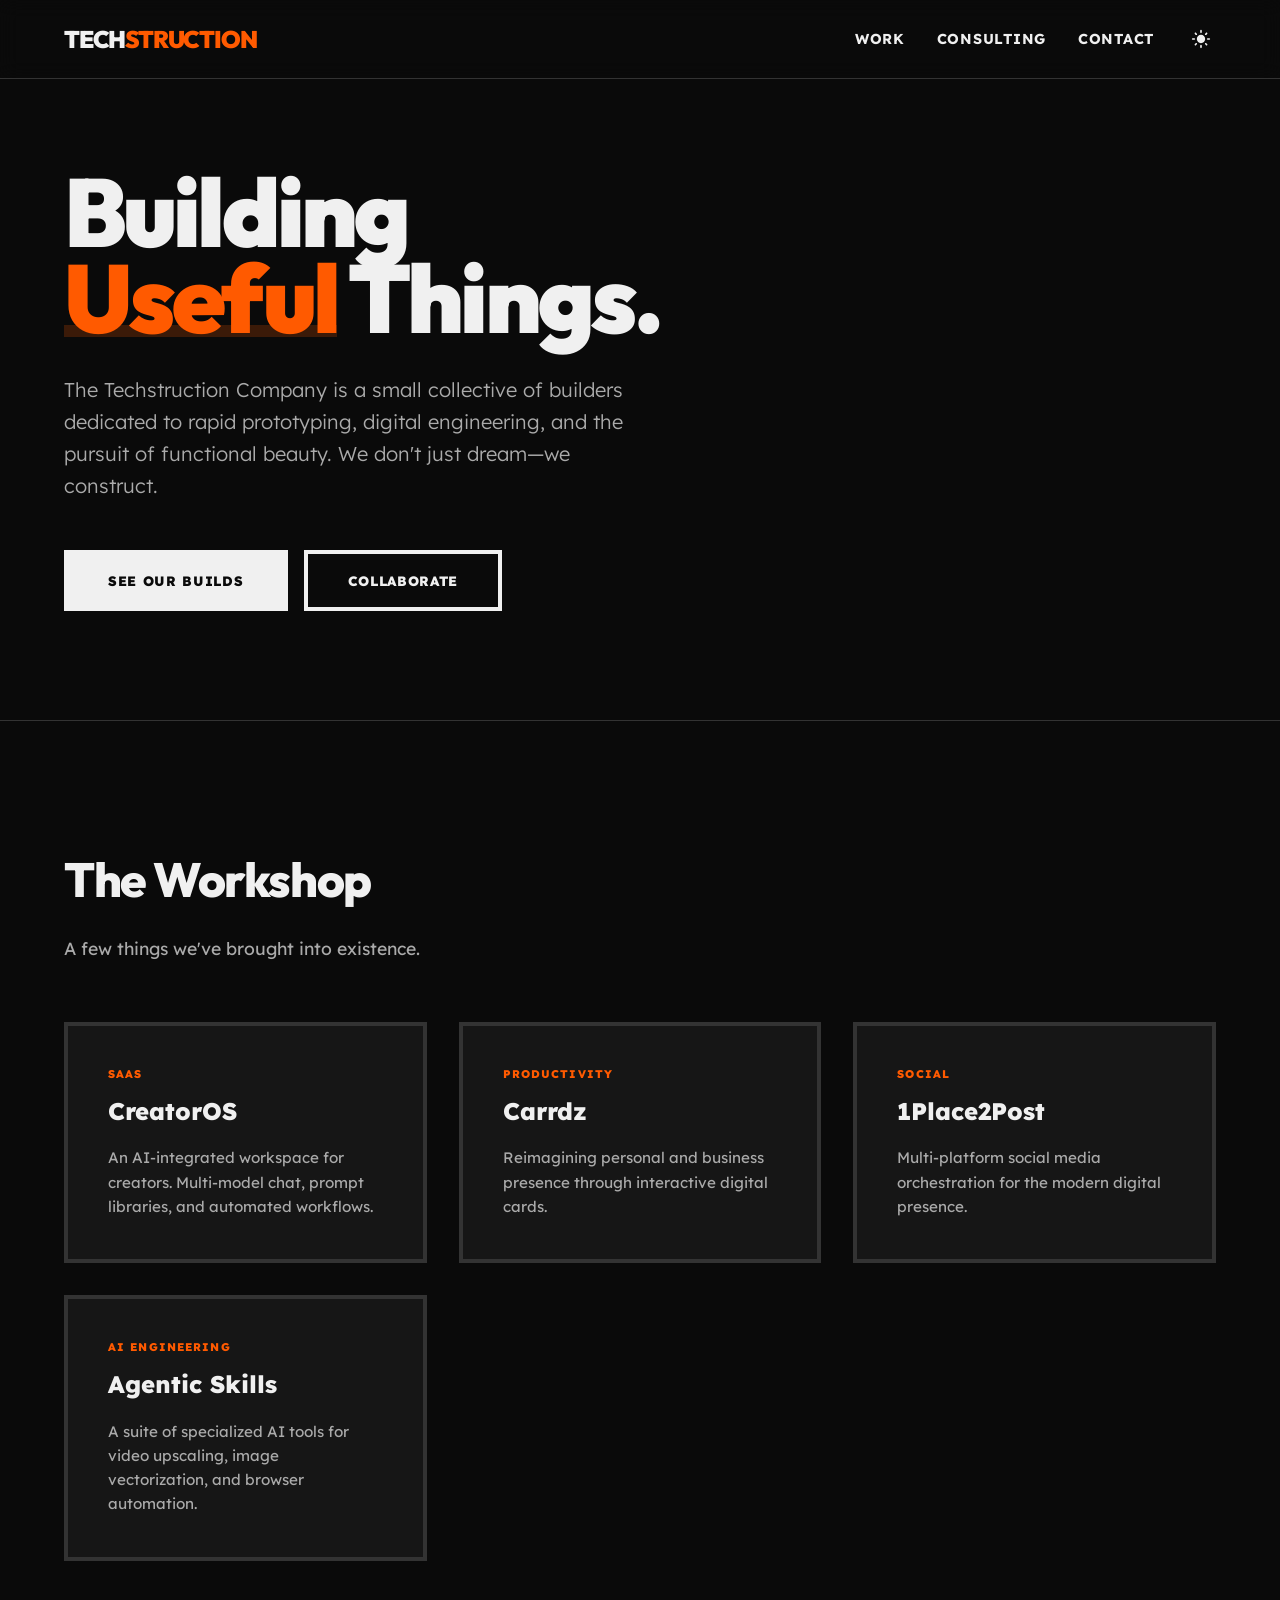
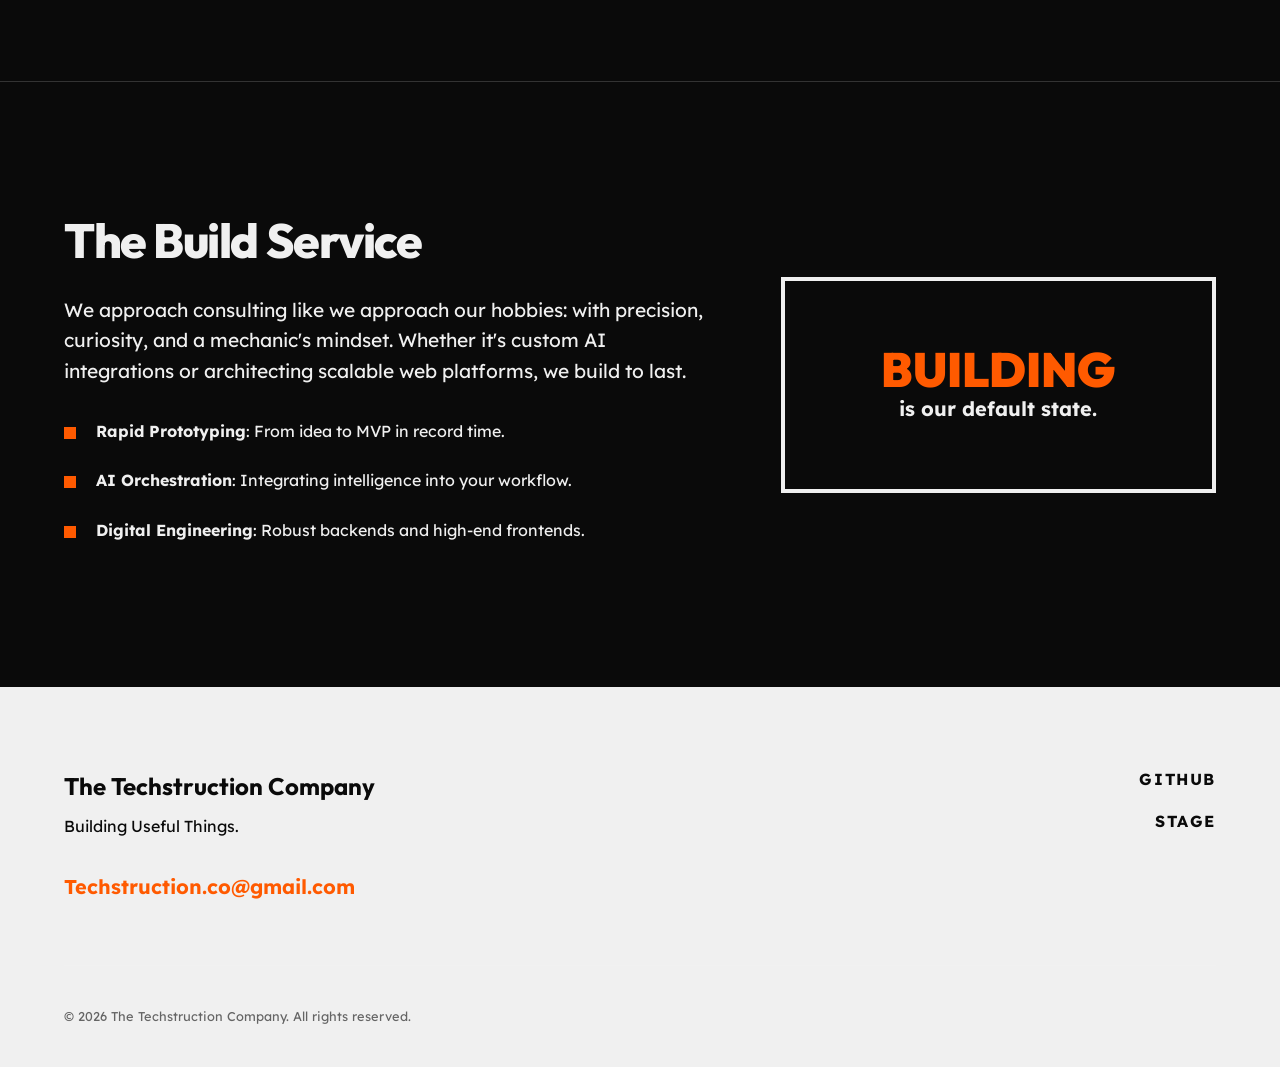
<file: index.html>
<!DOCTYPE html>
<html lang="en" data-theme="dark">

<head>
    <meta charset="UTF-8">
    <meta name="viewport" content="width=device-width, initial-scale=1.0">
    <title>The Techstruction Company | Building Useful Things</title>
    <meta name="description"
        content="A small team of technology builders dedicated to iterating prototypes and building useful, professional digital products.">
    <link rel="preconnect" href="https://fonts.googleapis.com">
    <link rel="preconnect" href="https://fonts.gstatic.com" crossorigin>
    <link
        href="https://fonts.googleapis.com/css2?family=Lexend:wght@300;400;700;800&family=Outfit:wght@300;400;700;900&display=swap"
        rel="stylesheet">
    <link rel="stylesheet" href="style.css">
</head>

<body>
    <header class="navbar">
        <div class="container">
            <div class="logo">
                <span class="logo-text">TECH<span class="accent">STRUCTION</span></span>
            </div>
            <nav class="nav-links">
                <a href="#projects">Work</a>
                <a href="#consulting">Consulting</a>
                <a href="#contact">Contact</a>
                <button id="theme-toggle" aria-label="Toggle dark/light mode">
                    <svg class="sun-icon" viewBox="0 0 24 24">
                        <path
                            d="M12 7c-2.76 0-5 2.24-5 5s2.24 5 5 5 5-2.24 5-5-2.24-5-5-5zM2 13h2c.55 0 1-.45 1-1s-.45-1-1-1H2c-.55 0-1 .45-1 1s.45 1 1 1zm18 0h2c.55 0 1-.45 1-1s-.45-1-1-1h-2c-.55 0-1 .45-1 1s.45 1 1 1zM11 2v2c0 .55.45 1 1 1s1-.45 1-1V2c0-.55-.45-1-1-1s-1 .45-1 1zm0 18v2c0 .55.45 1 1 1s1-.45 1-1v-2c0-.55-.45-1-1-1s-1 .45-1 1zM5.99 4.58c-.39-.39-1.03-.39-1.41 0s-.39 1.03 0 1.41l1.06 1.06c.39.39 1.03.39 1.41 0s.39-1.03 0-1.41L5.99 4.58zm12.37 12.37c-.39-.39-1.03-.39-1.41 0s-.39 1.03 0 1.41l1.06 1.06c.39.39 1.03.39 1.41 0s.39-1.03 0-1.41l-1.06-1.06zm1.06-12.37c-.39-.39-1.03-.39-1.41 0l-1.06 1.06c-.39.39-.39 1.03 0 1.41s1.03.39 1.41 0l1.06-1.06c.39-.39.39-1.03 0-1.41zm-12.37 12.37c-.39-.39-1.03-.39-1.41 0l-1.06 1.06c-.39.39-.39 1.03 0 1.41s1.03.39 1.41 0l1.06-1.06c.39-.39.39-1.03 0-1.41z" />
                    </svg>
                    <svg class="moon-icon" viewBox="0 0 24 24">
                        <path
                            d="M12.12 2.01c1.63.02 3.22.4 4.66 1.11.33.16.4.58.14.82-.41.38-.85.83-1.32 1.33-1.6 1.71-2.45 4.01-2.45 6.44 0 2.45.85 4.75 2.45 6.44.47.5 1.11 1.16 1.47 1.41.29.2.22.66-.14.78-1.5.51-3.11.78-4.79.78-7.73 0-14-6.27-14-14 0-1.74.32-3.41.9-4.96.11-.29.4-.48.71-.48l2.41.01z" />
                    </svg>
                </button>
            </nav>
        </div>
    </header>

    <main>
        <section class="hero">
            <div class="container">
                <div class="hero-content">
                    <h1 class="headline">Building <br><span class="highlight">Useful</span> Things.</h1>
                    <p class="subheadline">The Techstruction Company is a small collective of builders dedicated to
                        rapid prototyping, digital engineering, and the pursuit of functional beauty. We don't just
                        dream—we construct.</p>
                    <div class="hero-actions">
                        <a href="#projects" class="btn btn-primary">See Our Builds</a>
                        <a href="#contact" class="btn btn-outline">Collaborate</a>
                    </div>
                </div>
            </div>
        </section>

        <section id="projects" class="section projects-section">
            <div class="container">
                <div class="section-header">
                    <h2 class="section-title">The Workshop</h2>
                    <p class="section-subtitle">A few things we've brought into existence.</p>
                </div>
                <div class="project-grid">
                    <div class="project-card">
                        <div class="project-info">
                            <span class="project-tag">SaaS</span>
                            <h3>CreatorOS</h3>
                            <p>An AI-integrated workspace for creators. Multi-model chat, prompt libraries, and
                                automated workflows.</p>
                        </div>
                    </div>
                    <div class="project-card">
                        <div class="project-info">
                            <span class="project-tag">Productivity</span>
                            <h3>Carrdz</h3>
                            <p>Reimagining personal and business presence through interactive digital cards.</p>
                        </div>
                    </div>
                    <div class="project-card">
                        <div class="project-info">
                            <span class="project-tag">Social</span>
                            <h3>1Place2Post</h3>
                            <p>Multi-platform social media orchestration for the modern digital presence.</p>
                        </div>
                    </div>
                    <div class="project-card">
                        <div class="project-info">
                            <span class="project-tag">AI Engineering</span>
                            <h3>Agentic Skills</h3>
                            <p>A suite of specialized AI tools for video upscaling, image vectorization, and browser
                                automation.</p>
                        </div>
                    </div>
                </div>
            </div>
        </section>

        <section id="consulting" class="section consulting-section">
            <div class="container">
                <div class="consulting-grid">
                    <div class="consulting-content">
                        <h2 class="section-title">The Build Service</h2>
                        <p>We approach consulting like we approach our hobbies: with precision, curiosity, and a
                            mechanic's mindset. Whether it's custom AI integrations or architecting scalable web
                            platforms, we build to last.</p>
                        <ul class="consulting-list">
                            <li><strong>Rapid Prototyping</strong>: From idea to MVP in record time.</li>
                            <li><strong>AI Orchestration</strong>: Integrating intelligence into your workflow.</li>
                            <li><strong>Digital Engineering</strong>: Robust backends and high-end frontends.</li>
                        </ul>
                    </div>
                    <div class="consulting-stat">
                        <div class="stat-box">
                            <span class="stat-number">Building</span>
                            <span class="stat-label">is our default state.</span>
                        </div>
                    </div>
                </div>
            </div>
        </section>
    </main>

    <footer id="contact" class="footer">
        <div class="container">
            <div class="footer-grid">
                <div class="footer-info">
                    <h3>The Techstruction Company</h3>
                    <p>Building Useful Things.</p>
                    <a href="mailto:Techstruction.co@gmail.com" class="email-link">Techstruction.co@gmail.com</a>
                </div>
                <div class="footer-social">
                    <a href="https://github.com" target="_blank">GitHub</a>
                    <a href="https://hostinger.com" target="_blank">Stage</a>
                </div>
            </div>
            <div class="footer-bottom">
                <p>&copy; 2026 The Techstruction Company. All rights reserved.</p>
            </div>
        </div>
    </footer>

    <script src="script.js"></script>
</body>

</html>
</file>
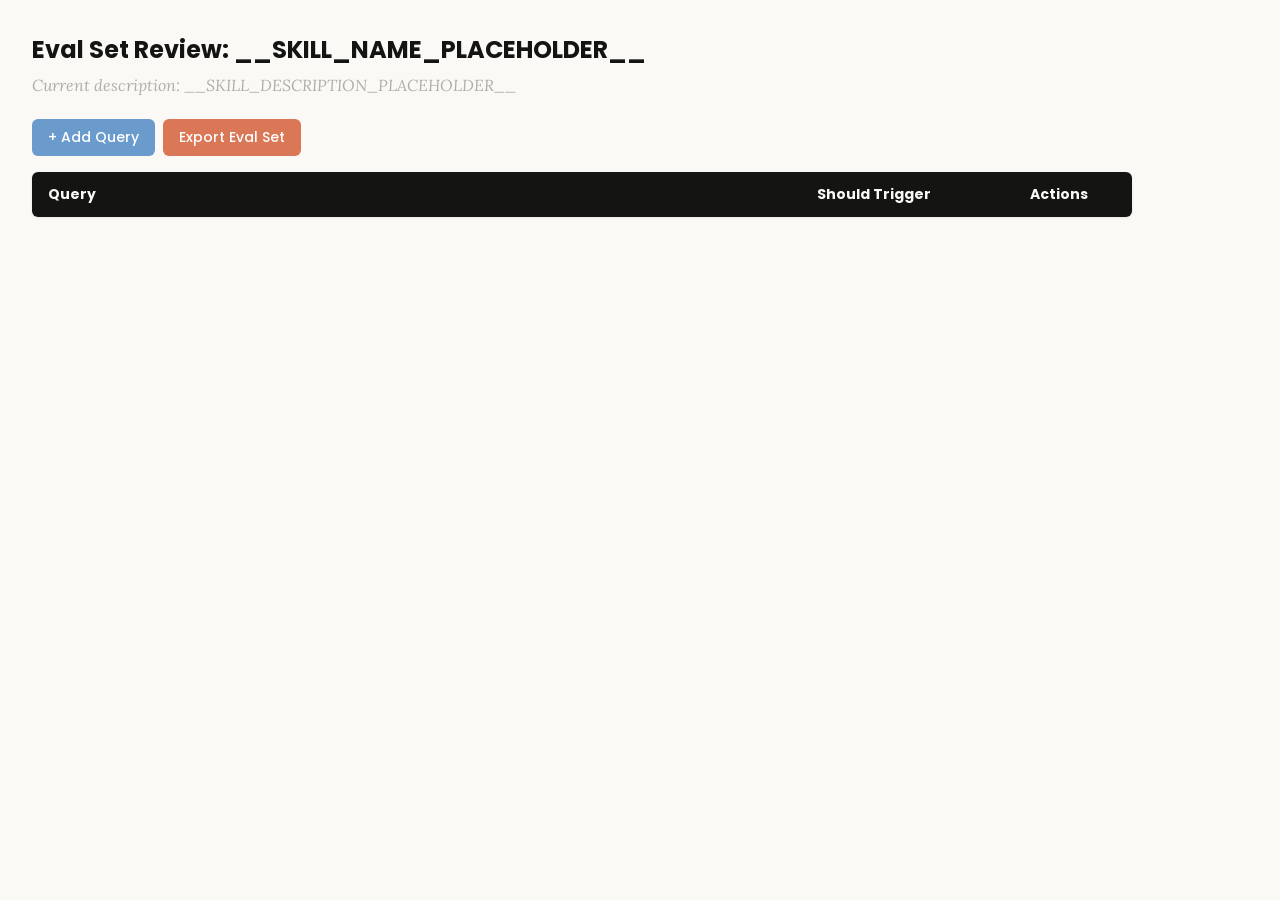
<file: skill-creator/assets/eval_review.html>
<!DOCTYPE html>
<html lang="en">
<head>
  <meta charset="UTF-8">
  <meta name="viewport" content="width=device-width, initial-scale=1.0">
  <title>Eval Set Review - __SKILL_NAME_PLACEHOLDER__</title>
  <link rel="preconnect" href="https://fonts.googleapis.com">
  <link rel="preconnect" href="https://fonts.gstatic.com" crossorigin>
  <link href="https://fonts.googleapis.com/css2?family=Poppins:wght@500;600&family=Lora:wght@400;500&display=swap" rel="stylesheet">
  <style>
    * { box-sizing: border-box; margin: 0; padding: 0; }
    body { font-family: 'Lora', Georgia, serif; background: #faf9f5; padding: 2rem; color: #141413; }
    h1 { font-family: 'Poppins', sans-serif; margin-bottom: 0.5rem; font-size: 1.5rem; }
    .description { color: #b0aea5; margin-bottom: 1.5rem; font-style: italic; max-width: 900px; }
    .controls { margin-bottom: 1rem; display: flex; gap: 0.5rem; }
    .btn { font-family: 'Poppins', sans-serif; padding: 0.5rem 1rem; border: none; border-radius: 6px; cursor: pointer; font-size: 0.875rem; font-weight: 500; }
    .btn-add { background: #6a9bcc; color: white; }
    .btn-add:hover { background: #5889b8; }
    .btn-export { background: #d97757; color: white; }
    .btn-export:hover { background: #c4613f; }
    table { width: 100%; max-width: 1100px; border-collapse: collapse; background: white; border-radius: 6px; overflow: hidden; box-shadow: 0 1px 3px rgba(0,0,0,0.08); }
    th { font-family: 'Poppins', sans-serif; background: #141413; color: #faf9f5; padding: 0.75rem 1rem; text-align: left; font-size: 0.875rem; }
    td { padding: 0.75rem 1rem; border-bottom: 1px solid #e8e6dc; vertical-align: top; }
    tr:nth-child(even) td { background: #faf9f5; }
    tr:hover td { background: #f3f1ea; }
    .section-header td { background: #e8e6dc; font-family: 'Poppins', sans-serif; font-weight: 500; font-size: 0.8rem; color: #141413; text-transform: uppercase; letter-spacing: 0.05em; }
    .query-input { width: 100%; padding: 0.4rem; border: 1px solid #e8e6dc; border-radius: 4px; font-size: 0.875rem; font-family: 'Lora', Georgia, serif; resize: vertical; min-height: 60px; }
    .query-input:focus { outline: none; border-color: #d97757; box-shadow: 0 0 0 2px rgba(217,119,87,0.15); }
    .toggle { position: relative; display: inline-block; width: 44px; height: 24px; }
    .toggle input { opacity: 0; width: 0; height: 0; }
    .toggle .slider { position: absolute; inset: 0; background: #b0aea5; border-radius: 24px; cursor: pointer; transition: 0.2s; }
    .toggle .slider::before { content: ""; position: absolute; width: 18px; height: 18px; left: 3px; bottom: 3px; background: white; border-radius: 50%; transition: 0.2s; }
    .toggle input:checked + .slider { background: #d97757; }
    .toggle input:checked + .slider::before { transform: translateX(20px); }
    .btn-delete { background: #c44; color: white; padding: 0.3rem 0.6rem; border: none; border-radius: 4px; cursor: pointer; font-size: 0.75rem; font-family: 'Poppins', sans-serif; }
    .btn-delete:hover { background: #a33; }
    .summary { margin-top: 1rem; color: #b0aea5; font-size: 0.875rem; }
  </style>
</head>
<body>
  <h1>Eval Set Review: <span id="skill-name">__SKILL_NAME_PLACEHOLDER__</span></h1>
  <p class="description">Current description: <span id="skill-desc">__SKILL_DESCRIPTION_PLACEHOLDER__</span></p>

  <div class="controls">
    <button class="btn btn-add" onclick="addRow()">+ Add Query</button>
    <button class="btn btn-export" onclick="exportEvalSet()">Export Eval Set</button>
  </div>

  <table>
    <thead>
      <tr>
        <th style="width:65%">Query</th>
        <th style="width:18%">Should Trigger</th>
        <th style="width:10%">Actions</th>
      </tr>
    </thead>
    <tbody id="eval-body"></tbody>
  </table>

  <p class="summary" id="summary"></p>

  <script>
    const EVAL_DATA = __EVAL_DATA_PLACEHOLDER__;

    let evalItems = [...EVAL_DATA];

    function render() {
      const tbody = document.getElementById('eval-body');
      tbody.innerHTML = '';

      // Sort: should-trigger first, then should-not-trigger
      const sorted = evalItems
        .map((item, origIdx) => ({ ...item, origIdx }))
        .sort((a, b) => (b.should_trigger ? 1 : 0) - (a.should_trigger ? 1 : 0));

      let lastGroup = null;
      sorted.forEach(item => {
        const group = item.should_trigger ? 'trigger' : 'no-trigger';
        if (group !== lastGroup) {
          const headerRow = document.createElement('tr');
          headerRow.className = 'section-header';
          headerRow.innerHTML = `<td colspan="3">${item.should_trigger ? 'Should Trigger' : 'Should NOT Trigger'}</td>`;
          tbody.appendChild(headerRow);
          lastGroup = group;
        }

        const idx = item.origIdx;
        const tr = document.createElement('tr');
        tr.innerHTML = `
          <td><textarea class="query-input" onchange="updateQuery(${idx}, this.value)">${escapeHtml(item.query)}</textarea></td>
          <td>
            <label class="toggle">
              <input type="checkbox" ${item.should_trigger ? 'checked' : ''} onchange="updateTrigger(${idx}, this.checked)">
              <span class="slider"></span>
            </label>
            <span style="margin-left:8px;font-size:0.8rem;color:#b0aea5">${item.should_trigger ? 'Yes' : 'No'}</span>
          </td>
          <td><button class="btn-delete" onclick="deleteRow(${idx})">Delete</button></td>
        `;
        tbody.appendChild(tr);
      });
      updateSummary();
    }

    function escapeHtml(text) {
      const div = document.createElement('div');
      div.textContent = text;
      return div.innerHTML;
    }

    function updateQuery(idx, value) { evalItems[idx].query = value; updateSummary(); }
    function updateTrigger(idx, value) { evalItems[idx].should_trigger = value; render(); }
    function deleteRow(idx) { evalItems.splice(idx, 1); render(); }

    function addRow() {
      evalItems.push({ query: '', should_trigger: true });
      render();
      const inputs = document.querySelectorAll('.query-input');
      inputs[inputs.length - 1].focus();
    }

    function updateSummary() {
      const trigger = evalItems.filter(i => i.should_trigger).length;
      const noTrigger = evalItems.filter(i => !i.should_trigger).length;
      document.getElementById('summary').textContent =
        `${evalItems.length} queries total: ${trigger} should trigger, ${noTrigger} should not trigger`;
    }

    function exportEvalSet() {
      const valid = evalItems.filter(i => i.query.trim() !== '');
      const data = valid.map(i => ({ query: i.query.trim(), should_trigger: i.should_trigger }));
      const blob = new Blob([JSON.stringify(data, null, 2)], { type: 'application/json' });
      const url = URL.createObjectURL(blob);
      const a = document.createElement('a');
      a.href = url;
      a.download = 'eval_set.json';
      document.body.appendChild(a);
      a.click();
      document.body.removeChild(a);
      URL.revokeObjectURL(url);
    }

    render();
  </script>
</body>
</html>
</file>
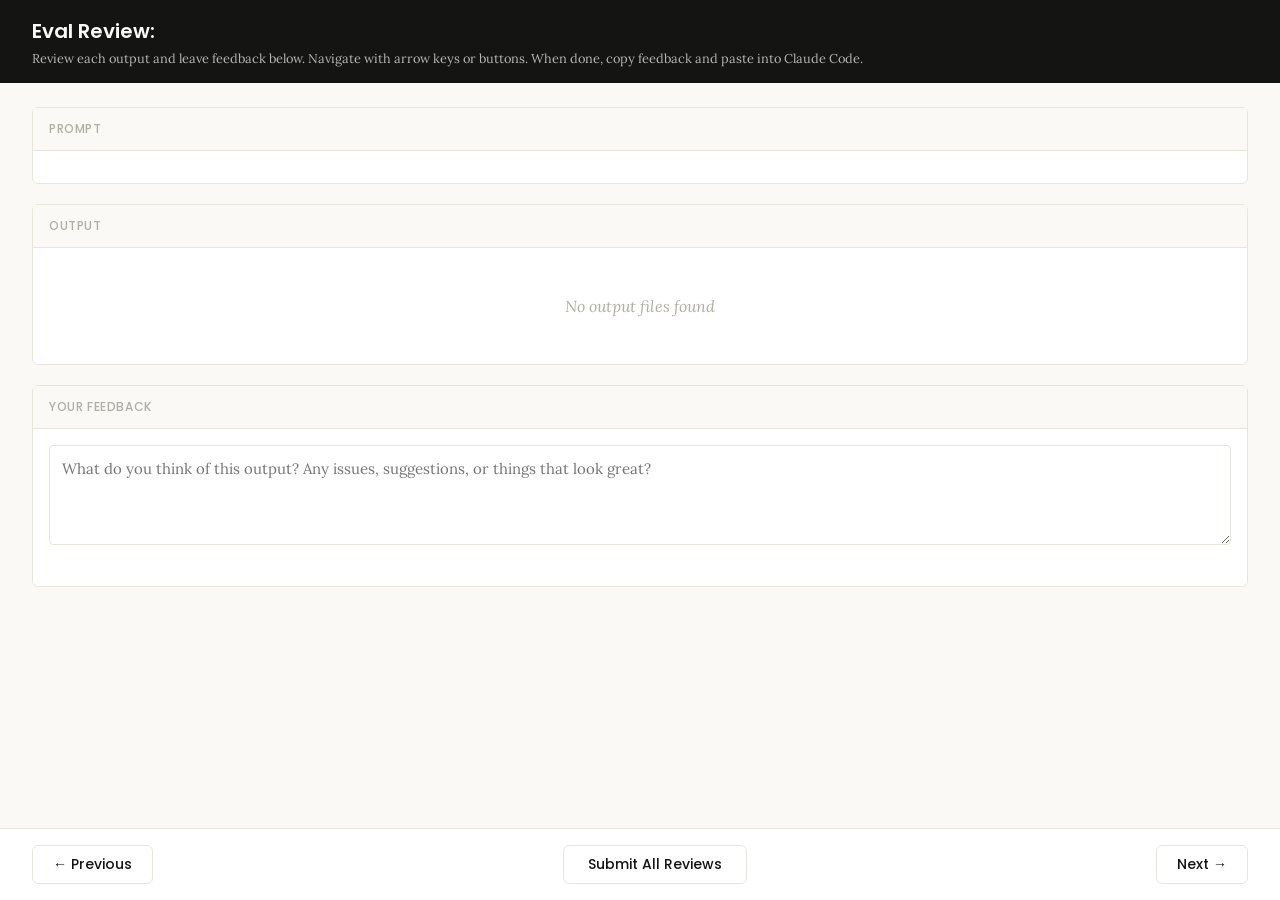
<file: skill-creator/eval-viewer/viewer.html>
<!DOCTYPE html>
<html lang="en">
<head>
  <meta charset="UTF-8">
  <meta name="viewport" content="width=device-width, initial-scale=1.0">
  <title>Eval Review</title>
  <link rel="preconnect" href="https://fonts.googleapis.com">
  <link rel="preconnect" href="https://fonts.gstatic.com" crossorigin>
  <link href="https://fonts.googleapis.com/css2?family=Poppins:wght@500;600&family=Lora:wght@400;500&display=swap" rel="stylesheet">
  <script src="https://cdn.sheetjs.com/xlsx-0.20.3/package/dist/xlsx.full.min.js" integrity="sha384-EnyY0/GSHQGSxSgMwaIPzSESbqoOLSexfnSMN2AP+39Ckmn92stwABZynq1JyzdT" crossorigin="anonymous"></script>
  <style>
    :root {
      --bg: #faf9f5;
      --surface: #ffffff;
      --border: #e8e6dc;
      --text: #141413;
      --text-muted: #b0aea5;
      --accent: #d97757;
      --accent-hover: #c4613f;
      --green: #788c5d;
      --green-bg: #eef2e8;
      --red: #c44;
      --red-bg: #fceaea;
      --header-bg: #141413;
      --header-text: #faf9f5;
      --radius: 6px;
    }

    * { box-sizing: border-box; margin: 0; padding: 0; }

    body {
      font-family: 'Lora', Georgia, serif;
      background: var(--bg);
      color: var(--text);
      height: 100vh;
      display: flex;
      flex-direction: column;
    }

    /* ---- Header ---- */
    .header {
      background: var(--header-bg);
      color: var(--header-text);
      padding: 1rem 2rem;
      display: flex;
      justify-content: space-between;
      align-items: center;
      flex-shrink: 0;
    }
    .header h1 {
      font-family: 'Poppins', sans-serif;
      font-size: 1.25rem;
      font-weight: 600;
    }
    .header .instructions {
      font-size: 0.8rem;
      opacity: 0.7;
      margin-top: 0.25rem;
    }
    .header .progress {
      font-size: 0.875rem;
      opacity: 0.8;
      text-align: right;
    }

    /* ---- Main content ---- */
    .main {
      flex: 1;
      overflow-y: auto;
      padding: 1.5rem 2rem;
      display: flex;
      flex-direction: column;
      gap: 1.25rem;
    }

    /* ---- Sections ---- */
    .section {
      background: var(--surface);
      border: 1px solid var(--border);
      border-radius: var(--radius);
      flex-shrink: 0;
    }
    .section-header {
      font-family: 'Poppins', sans-serif;
      padding: 0.75rem 1rem;
      font-size: 0.75rem;
      font-weight: 500;
      text-transform: uppercase;
      letter-spacing: 0.05em;
      color: var(--text-muted);
      border-bottom: 1px solid var(--border);
      background: var(--bg);
    }
    .section-body {
      padding: 1rem;
    }

    /* ---- Config badge ---- */
    .config-badge {
      display: inline-block;
      padding: 0.2rem 0.625rem;
      border-radius: 9999px;
      font-family: 'Poppins', sans-serif;
      font-size: 0.6875rem;
      font-weight: 600;
      text-transform: uppercase;
      letter-spacing: 0.03em;
      margin-left: 0.75rem;
      vertical-align: middle;
    }
    .config-badge.config-primary {
      background: rgba(33, 150, 243, 0.12);
      color: #1976d2;
    }
    .config-badge.config-baseline {
      background: rgba(255, 193, 7, 0.15);
      color: #f57f17;
    }

    /* ---- Prompt ---- */
    .prompt-text {
      white-space: pre-wrap;
      font-size: 0.9375rem;
      line-height: 1.6;
    }

    /* ---- Outputs ---- */
    .output-file {
      border: 1px solid var(--border);
      border-radius: var(--radius);
      overflow: hidden;
    }
    .output-file + .output-file {
      margin-top: 1rem;
    }
    .output-file-header {
      padding: 0.5rem 0.75rem;
      font-size: 0.8rem;
      font-weight: 600;
      color: var(--text-muted);
      background: var(--bg);
      border-bottom: 1px solid var(--border);
      font-family: 'SF Mono', SFMono-Regular, Consolas, 'Liberation Mono', Menlo, monospace;
      display: flex;
      justify-content: space-between;
      align-items: center;
    }
    .output-file-header .dl-btn {
      font-size: 0.7rem;
      color: var(--accent);
      text-decoration: none;
      cursor: pointer;
      font-family: -apple-system, BlinkMacSystemFont, 'Segoe UI', sans-serif;
      font-weight: 500;
      opacity: 0.8;
    }
    .output-file-header .dl-btn:hover {
      opacity: 1;
      text-decoration: underline;
    }
    .output-file-content {
      padding: 0.75rem;
      overflow-x: auto;
    }
    .output-file-content pre {
      font-size: 0.8125rem;
      line-height: 1.5;
      white-space: pre-wrap;
      word-break: break-word;
      font-family: 'SF Mono', SFMono-Regular, Consolas, 'Liberation Mono', Menlo, monospace;
    }
    .output-file-content img {
      max-width: 100%;
      height: auto;
      border-radius: 4px;
    }
    .output-file-content iframe {
      width: 100%;
      height: 600px;
      border: none;
    }
    .output-file-content table {
      border-collapse: collapse;
      font-size: 0.8125rem;
      width: 100%;
    }
    .output-file-content table td,
    .output-file-content table th {
      border: 1px solid var(--border);
      padding: 0.375rem 0.5rem;
      text-align: left;
    }
    .output-file-content table th {
      background: var(--bg);
      font-weight: 600;
    }
    .output-file-content .download-link {
      display: inline-flex;
      align-items: center;
      gap: 0.5rem;
      padding: 0.5rem 1rem;
      background: var(--bg);
      border: 1px solid var(--border);
      border-radius: 4px;
      color: var(--accent);
      text-decoration: none;
      font-size: 0.875rem;
      cursor: pointer;
    }
    .output-file-content .download-link:hover {
      background: var(--border);
    }
    .empty-state {
      color: var(--text-muted);
      font-style: italic;
      padding: 2rem;
      text-align: center;
    }

    /* ---- Feedback ---- */
    .prev-feedback {
      background: var(--bg);
      border: 1px solid var(--border);
      border-radius: 4px;
      padding: 0.625rem 0.75rem;
      margin-top: 0.75rem;
      font-size: 0.8125rem;
      color: var(--text-muted);
      line-height: 1.5;
    }
    .prev-feedback-label {
      font-size: 0.7rem;
      font-weight: 600;
      text-transform: uppercase;
      letter-spacing: 0.04em;
      margin-bottom: 0.25rem;
      color: var(--text-muted);
    }
    .feedback-textarea {
      width: 100%;
      min-height: 100px;
      padding: 0.75rem;
      border: 1px solid var(--border);
      border-radius: 4px;
      font-family: inherit;
      font-size: 0.9375rem;
      line-height: 1.5;
      resize: vertical;
      color: var(--text);
    }
    .feedback-textarea:focus {
      outline: none;
      border-color: var(--accent);
      box-shadow: 0 0 0 3px rgba(37, 99, 235, 0.1);
    }
    .feedback-status {
      font-size: 0.75rem;
      color: var(--text-muted);
      margin-top: 0.5rem;
      min-height: 1.1em;
    }

    /* ---- Grades (collapsible) ---- */
    .grades-toggle {
      display: flex;
      align-items: center;
      cursor: pointer;
      user-select: none;
    }
    .grades-toggle:hover {
      color: var(--accent);
    }
    .grades-toggle .arrow {
      margin-right: 0.5rem;
      transition: transform 0.15s;
      font-size: 0.75rem;
    }
    .grades-toggle .arrow.open {
      transform: rotate(90deg);
    }
    .grades-content {
      display: none;
      margin-top: 0.75rem;
    }
    .grades-content.open {
      display: block;
    }
    .grades-summary {
      font-size: 0.875rem;
      margin-bottom: 0.75rem;
      display: flex;
      align-items: center;
      gap: 0.5rem;
    }
    .grade-badge {
      display: inline-block;
      padding: 0.125rem 0.5rem;
      border-radius: 9999px;
      font-size: 0.75rem;
      font-weight: 600;
    }
    .grade-pass { background: var(--green-bg); color: var(--green); }
    .grade-fail { background: var(--red-bg); color: var(--red); }
    .assertion-list {
      list-style: none;
    }
    .assertion-item {
      padding: 0.625rem 0;
      border-bottom: 1px solid var(--border);
      font-size: 0.8125rem;
    }
    .assertion-item:last-child { border-bottom: none; }
    .assertion-status {
      font-weight: 600;
      margin-right: 0.5rem;
    }
    .assertion-status.pass { color: var(--green); }
    .assertion-status.fail { color: var(--red); }
    .assertion-evidence {
      color: var(--text-muted);
      font-size: 0.75rem;
      margin-top: 0.25rem;
      padding-left: 1.5rem;
    }

    /* ---- View tabs ---- */
    .view-tabs {
      display: flex;
      gap: 0;
      padding: 0 2rem;
      background: var(--bg);
      border-bottom: 1px solid var(--border);
      flex-shrink: 0;
    }
    .view-tab {
      font-family: 'Poppins', sans-serif;
      padding: 0.625rem 1.25rem;
      font-size: 0.8125rem;
      font-weight: 500;
      cursor: pointer;
      border: none;
      background: none;
      color: var(--text-muted);
      border-bottom: 2px solid transparent;
      transition: all 0.15s;
    }
    .view-tab:hover { color: var(--text); }
    .view-tab.active {
      color: var(--accent);
      border-bottom-color: var(--accent);
    }
    .view-panel { display: none; }
    .view-panel.active { display: flex; flex-direction: column; flex: 1; overflow: hidden; }

    /* ---- Benchmark view ---- */
    .benchmark-view {
      padding: 1.5rem 2rem;
      overflow-y: auto;
      flex: 1;
    }
    .benchmark-table {
      border-collapse: collapse;
      background: var(--surface);
      border: 1px solid var(--border);
      border-radius: var(--radius);
      font-size: 0.8125rem;
      width: 100%;
      margin-bottom: 1.5rem;
    }
    .benchmark-table th, .benchmark-table td {
      padding: 0.625rem 0.75rem;
      text-align: left;
      border: 1px solid var(--border);
    }
    .benchmark-table th {
      font-family: 'Poppins', sans-serif;
      background: var(--header-bg);
      color: var(--header-text);
      font-weight: 500;
      font-size: 0.75rem;
      text-transform: uppercase;
      letter-spacing: 0.04em;
    }
    .benchmark-table tr:hover { background: var(--bg); }
    .benchmark-table tr.benchmark-row-with { background: rgba(33, 150, 243, 0.06); }
    .benchmark-table tr.benchmark-row-without { background: rgba(255, 193, 7, 0.06); }
    .benchmark-table tr.benchmark-row-with:hover { background: rgba(33, 150, 243, 0.12); }
    .benchmark-table tr.benchmark-row-without:hover { background: rgba(255, 193, 7, 0.12); }
    .benchmark-table tr.benchmark-row-avg { font-weight: 600; border-top: 2px solid var(--border); }
    .benchmark-table tr.benchmark-row-avg.benchmark-row-with { background: rgba(33, 150, 243, 0.12); }
    .benchmark-table tr.benchmark-row-avg.benchmark-row-without { background: rgba(255, 193, 7, 0.12); }
    .benchmark-delta-positive { color: var(--green); font-weight: 600; }
    .benchmark-delta-negative { color: var(--red); font-weight: 600; }
    .benchmark-notes {
      background: var(--surface);
      border: 1px solid var(--border);
      border-radius: var(--radius);
      padding: 1rem;
    }
    .benchmark-notes h3 {
      font-family: 'Poppins', sans-serif;
      font-size: 0.875rem;
      margin-bottom: 0.75rem;
    }
    .benchmark-notes ul {
      list-style: disc;
      padding-left: 1.25rem;
    }
    .benchmark-notes li {
      font-size: 0.8125rem;
      line-height: 1.6;
      margin-bottom: 0.375rem;
    }
    .benchmark-empty {
      color: var(--text-muted);
      font-style: italic;
      text-align: center;
      padding: 3rem;
    }

    /* ---- Navigation ---- */
    .nav {
      display: flex;
      justify-content: space-between;
      align-items: center;
      padding: 1rem 2rem;
      border-top: 1px solid var(--border);
      background: var(--surface);
      flex-shrink: 0;
    }
    .nav-btn {
      font-family: 'Poppins', sans-serif;
      padding: 0.5rem 1.25rem;
      border: 1px solid var(--border);
      border-radius: var(--radius);
      background: var(--surface);
      cursor: pointer;
      font-size: 0.875rem;
      font-weight: 500;
      color: var(--text);
      transition: all 0.15s;
    }
    .nav-btn:hover:not(:disabled) {
      background: var(--bg);
      border-color: var(--text-muted);
    }
    .nav-btn:disabled {
      opacity: 0.4;
      cursor: not-allowed;
    }
    .done-btn {
      font-family: 'Poppins', sans-serif;
      padding: 0.5rem 1.5rem;
      border: 1px solid var(--border);
      border-radius: var(--radius);
      background: var(--surface);
      color: var(--text);
      cursor: pointer;
      font-size: 0.875rem;
      font-weight: 500;
      transition: all 0.15s;
    }
    .done-btn:hover {
      background: var(--bg);
      border-color: var(--text-muted);
    }
    .done-btn.ready {
      border: none;
      background: var(--accent);
      color: white;
      font-weight: 600;
    }
    .done-btn.ready:hover {
      background: var(--accent-hover);
    }
    /* ---- Done overlay ---- */
    .done-overlay {
      display: none;
      position: fixed;
      inset: 0;
      background: rgba(0, 0, 0, 0.5);
      z-index: 100;
      justify-content: center;
      align-items: center;
    }
    .done-overlay.visible {
      display: flex;
    }
    .done-card {
      background: var(--surface);
      border-radius: 12px;
      padding: 2rem 3rem;
      text-align: center;
      box-shadow: 0 20px 60px rgba(0, 0, 0, 0.3);
      max-width: 500px;
    }
    .done-card h2 {
      font-size: 1.5rem;
      margin-bottom: 0.5rem;
    }
    .done-card p {
      color: var(--text-muted);
      margin-bottom: 1.5rem;
      line-height: 1.5;
    }
    .done-card .btn-row {
      display: flex;
      gap: 0.5rem;
      justify-content: center;
    }
    .done-card button {
      padding: 0.5rem 1.25rem;
      border: 1px solid var(--border);
      border-radius: var(--radius);
      background: var(--surface);
      cursor: pointer;
      font-size: 0.875rem;
    }
    .done-card button:hover {
      background: var(--bg);
    }
    /* ---- Toast ---- */
    .toast {
      position: fixed;
      bottom: 5rem;
      left: 50%;
      transform: translateX(-50%);
      background: var(--header-bg);
      color: var(--header-text);
      padding: 0.625rem 1.25rem;
      border-radius: var(--radius);
      font-size: 0.875rem;
      opacity: 0;
      transition: opacity 0.3s;
      pointer-events: none;
      z-index: 200;
    }
    .toast.visible {
      opacity: 1;
    }
  </style>
</head>
<body>
  <div id="app" style="height:100vh; display:flex; flex-direction:column;">
    <div class="header">
      <div>
        <h1>Eval Review: <span id="skill-name"></span></h1>
        <div class="instructions">Review each output and leave feedback below. Navigate with arrow keys or buttons. When done, copy feedback and paste into Claude Code.</div>
      </div>
      <div class="progress" id="progress"></div>
    </div>

    <!-- View tabs (only shown when benchmark data exists) -->
    <div class="view-tabs" id="view-tabs" style="display:none;">
      <button class="view-tab active" onclick="switchView('outputs')">Outputs</button>
      <button class="view-tab" onclick="switchView('benchmark')">Benchmark</button>
    </div>

    <!-- Outputs panel (qualitative review) -->
    <div class="view-panel active" id="panel-outputs">
    <div class="main">
      <!-- Prompt -->
      <div class="section">
        <div class="section-header">Prompt <span class="config-badge" id="config-badge" style="display:none;"></span></div>
        <div class="section-body">
          <div class="prompt-text" id="prompt-text"></div>
        </div>
      </div>

      <!-- Outputs -->
      <div class="section">
        <div class="section-header">Output</div>
        <div class="section-body" id="outputs-body">
          <div class="empty-state">No output files found</div>
        </div>
      </div>

      <!-- Previous Output (collapsible) -->
      <div class="section" id="prev-outputs-section" style="display:none;">
        <div class="section-header">
          <div class="grades-toggle" onclick="togglePrevOutputs()">
            <span class="arrow" id="prev-outputs-arrow">&#9654;</span>
            Previous Output
          </div>
        </div>
        <div class="grades-content" id="prev-outputs-content"></div>
      </div>

      <!-- Grades (collapsible) -->
      <div class="section" id="grades-section" style="display:none;">
        <div class="section-header">
          <div class="grades-toggle" onclick="toggleGrades()">
            <span class="arrow" id="grades-arrow">&#9654;</span>
            Formal Grades
          </div>
        </div>
        <div class="grades-content" id="grades-content"></div>
      </div>

      <!-- Feedback -->
      <div class="section">
        <div class="section-header">Your Feedback</div>
        <div class="section-body">
          <textarea
            class="feedback-textarea"
            id="feedback"
            placeholder="What do you think of this output? Any issues, suggestions, or things that look great?"
          ></textarea>
          <div class="feedback-status" id="feedback-status"></div>
          <div class="prev-feedback" id="prev-feedback" style="display:none;">
            <div class="prev-feedback-label">Previous feedback</div>
            <div id="prev-feedback-text"></div>
          </div>
        </div>
      </div>
    </div>

    <div class="nav" id="outputs-nav">
      <button class="nav-btn" id="prev-btn" onclick="navigate(-1)">&#8592; Previous</button>
      <button class="done-btn" id="done-btn" onclick="showDoneDialog()">Submit All Reviews</button>
      <button class="nav-btn" id="next-btn" onclick="navigate(1)">Next &#8594;</button>
    </div>
    </div><!-- end panel-outputs -->

    <!-- Benchmark panel (quantitative stats) -->
    <div class="view-panel" id="panel-benchmark">
      <div class="benchmark-view" id="benchmark-content">
        <div class="benchmark-empty">No benchmark data available. Run a benchmark to see quantitative results here.</div>
      </div>
    </div>
  </div>

  <!-- Done overlay -->
  <div class="done-overlay" id="done-overlay">
    <div class="done-card">
      <h2>Review Complete</h2>
      <p>Your feedback has been saved. Go back to your Claude Code session and tell Claude you're done reviewing.</p>
      <div class="btn-row">
        <button onclick="closeDoneDialog()">OK</button>
      </div>
    </div>
  </div>

  <!-- Toast -->
  <div class="toast" id="toast"></div>

  <script>
    // ---- Embedded data (injected by generate_review.py) ----
    /*__EMBEDDED_DATA__*/

    // ---- State ----
    let feedbackMap = {};  // run_id -> feedback text
    let currentIndex = 0;
    let visitedRuns = new Set();

    // ---- Init ----
    async function init() {
      // Load saved feedback from server — but only if this isn't a fresh
      // iteration (indicated by previous_feedback being present). When
      // previous feedback exists, the feedback.json on disk is stale from
      // the prior iteration and should not pre-fill the textareas.
      const hasPrevious = Object.keys(EMBEDDED_DATA.previous_feedback || {}).length > 0
        || Object.keys(EMBEDDED_DATA.previous_outputs || {}).length > 0;
      if (!hasPrevious) {
        try {
          const resp = await fetch("/api/feedback");
          const data = await resp.json();
          if (data.reviews) {
            for (const r of data.reviews) feedbackMap[r.run_id] = r.feedback;
          }
        } catch { /* first run, no feedback yet */ }
      }

      document.getElementById("skill-name").textContent = EMBEDDED_DATA.skill_name;
      showRun(0);

      // Wire up feedback auto-save
      const textarea = document.getElementById("feedback");
      let saveTimeout = null;
      textarea.addEventListener("input", () => {
        clearTimeout(saveTimeout);
        document.getElementById("feedback-status").textContent = "";
        saveTimeout = setTimeout(() => saveCurrentFeedback(), 800);
      });
    }

    // ---- Navigation ----
    function navigate(delta) {
      const newIndex = currentIndex + delta;
      if (newIndex >= 0 && newIndex < EMBEDDED_DATA.runs.length) {
        saveCurrentFeedback();
        showRun(newIndex);
      }
    }

    function updateNavButtons() {
      document.getElementById("prev-btn").disabled = currentIndex === 0;
      document.getElementById("next-btn").disabled =
        currentIndex === EMBEDDED_DATA.runs.length - 1;
    }

    // ---- Show a run ----
    function showRun(index) {
      currentIndex = index;
      const run = EMBEDDED_DATA.runs[index];

      // Progress
      document.getElementById("progress").textContent =
        `${index + 1} of ${EMBEDDED_DATA.runs.length}`;

      // Prompt
      document.getElementById("prompt-text").textContent = run.prompt;

      // Config badge
      const badge = document.getElementById("config-badge");
      const configMatch = run.id.match(/(with_skill|without_skill|new_skill|old_skill)/);
      if (configMatch) {
        const config = configMatch[1];
        const isBaseline = config === "without_skill" || config === "old_skill";
        badge.textContent = config.replace(/_/g, " ");
        badge.className = "config-badge " + (isBaseline ? "config-baseline" : "config-primary");
        badge.style.display = "inline-block";
      } else {
        badge.style.display = "none";
      }

      // Outputs
      renderOutputs(run);

      // Previous outputs
      renderPrevOutputs(run);

      // Grades
      renderGrades(run);

      // Previous feedback
      const prevFb = (EMBEDDED_DATA.previous_feedback || {})[run.id];
      const prevEl = document.getElementById("prev-feedback");
      if (prevFb) {
        document.getElementById("prev-feedback-text").textContent = prevFb;
        prevEl.style.display = "block";
      } else {
        prevEl.style.display = "none";
      }

      // Feedback
      document.getElementById("feedback").value = feedbackMap[run.id] || "";
      document.getElementById("feedback-status").textContent = "";

      updateNavButtons();

      // Track visited runs and promote done button when all visited
      visitedRuns.add(index);
      const doneBtn = document.getElementById("done-btn");
      if (visitedRuns.size >= EMBEDDED_DATA.runs.length) {
        doneBtn.classList.add("ready");
      }

      // Scroll main content to top
      document.querySelector(".main").scrollTop = 0;
    }

    // ---- Render outputs ----
    function renderOutputs(run) {
      const container = document.getElementById("outputs-body");
      container.innerHTML = "";

      const outputs = run.outputs || [];
      if (outputs.length === 0) {
        container.innerHTML = '<div class="empty-state">No output files</div>';
        return;
      }

      for (const file of outputs) {
        const fileDiv = document.createElement("div");
        fileDiv.className = "output-file";

        // Always show file header with download link
        const header = document.createElement("div");
        header.className = "output-file-header";
        const nameSpan = document.createElement("span");
        nameSpan.textContent = file.name;
        header.appendChild(nameSpan);
        const dlBtn = document.createElement("a");
        dlBtn.className = "dl-btn";
        dlBtn.textContent = "Download";
        dlBtn.download = file.name;
        dlBtn.href = getDownloadUri(file);
        header.appendChild(dlBtn);
        fileDiv.appendChild(header);

        const content = document.createElement("div");
        content.className = "output-file-content";

        if (file.type === "text") {
          const pre = document.createElement("pre");
          pre.textContent = file.content;
          content.appendChild(pre);
        } else if (file.type === "image") {
          const img = document.createElement("img");
          img.src = file.data_uri;
          img.alt = file.name;
          content.appendChild(img);
        } else if (file.type === "pdf") {
          const iframe = document.createElement("iframe");
          iframe.src = file.data_uri;
          content.appendChild(iframe);
        } else if (file.type === "xlsx") {
          renderXlsx(content, file.data_b64);
        } else if (file.type === "binary") {
          const a = document.createElement("a");
          a.className = "download-link";
          a.href = file.data_uri;
          a.download = file.name;
          a.textContent = "Download " + file.name;
          content.appendChild(a);
        } else if (file.type === "error") {
          const pre = document.createElement("pre");
          pre.textContent = file.content;
          pre.style.color = "var(--red)";
          content.appendChild(pre);
        }

        fileDiv.appendChild(content);
        container.appendChild(fileDiv);
      }
    }

    // ---- XLSX rendering via SheetJS ----
    function renderXlsx(container, b64Data) {
      try {
        const raw = Uint8Array.from(atob(b64Data), c => c.charCodeAt(0));
        const wb = XLSX.read(raw, { type: "array" });

        for (let i = 0; i < wb.SheetNames.length; i++) {
          const sheetName = wb.SheetNames[i];
          const ws = wb.Sheets[sheetName];

          if (wb.SheetNames.length > 1) {
            const sheetLabel = document.createElement("div");
            sheetLabel.style.cssText =
              "font-weight:600; font-size:0.8rem; color:#b0aea5; margin-top:0.5rem; margin-bottom:0.25rem;";
            sheetLabel.textContent = "Sheet: " + sheetName;
            container.appendChild(sheetLabel);
          }

          const htmlStr = XLSX.utils.sheet_to_html(ws, { editable: false });
          const wrapper = document.createElement("div");
          wrapper.innerHTML = htmlStr;
          container.appendChild(wrapper);
        }
      } catch (err) {
        container.textContent = "Error rendering spreadsheet: " + err.message;
      }
    }

    // ---- Grades ----
    function renderGrades(run) {
      const section = document.getElementById("grades-section");
      const content = document.getElementById("grades-content");

      if (!run.grading) {
        section.style.display = "none";
        return;
      }

      const grading = run.grading;
      section.style.display = "block";
      // Reset to collapsed
      content.classList.remove("open");
      document.getElementById("grades-arrow").classList.remove("open");

      const summary = grading.summary || {};
      const expectations = grading.expectations || [];

      let html = '<div style="padding: 1rem;">';

      // Summary line
      const passRate = summary.pass_rate != null
        ? Math.round(summary.pass_rate * 100) + "%"
        : "?";
      const badgeClass = summary.pass_rate >= 0.8 ? "grade-pass" : summary.pass_rate >= 0.5 ? "" : "grade-fail";
      html += '<div class="grades-summary">';
      html += '<span class="grade-badge ' + badgeClass + '">' + passRate + '</span>';
      html += '<span>' + (summary.passed || 0) + ' passed, ' + (summary.failed || 0) + ' failed of ' + (summary.total || 0) + '</span>';
      html += '</div>';

      // Assertions list
      html += '<ul class="assertion-list">';
      for (const exp of expectations) {
        const statusClass = exp.passed ? "pass" : "fail";
        const statusIcon = exp.passed ? "\u2713" : "\u2717";
        html += '<li class="assertion-item">';
        html += '<span class="assertion-status ' + statusClass + '">' + statusIcon + '</span>';
        html += '<span>' + escapeHtml(exp.text) + '</span>';
        if (exp.evidence) {
          html += '<div class="assertion-evidence">' + escapeHtml(exp.evidence) + '</div>';
        }
        html += '</li>';
      }
      html += '</ul>';

      html += '</div>';
      content.innerHTML = html;
    }

    function toggleGrades() {
      const content = document.getElementById("grades-content");
      const arrow = document.getElementById("grades-arrow");
      content.classList.toggle("open");
      arrow.classList.toggle("open");
    }

    // ---- Previous outputs (collapsible) ----
    function renderPrevOutputs(run) {
      const section = document.getElementById("prev-outputs-section");
      const content = document.getElementById("prev-outputs-content");
      const prevOutputs = (EMBEDDED_DATA.previous_outputs || {})[run.id];

      if (!prevOutputs || prevOutputs.length === 0) {
        section.style.display = "none";
        return;
      }

      section.style.display = "block";
      // Reset to collapsed
      content.classList.remove("open");
      document.getElementById("prev-outputs-arrow").classList.remove("open");

      // Render the files into the content area
      content.innerHTML = "";
      const wrapper = document.createElement("div");
      wrapper.style.padding = "1rem";

      for (const file of prevOutputs) {
        const fileDiv = document.createElement("div");
        fileDiv.className = "output-file";

        const header = document.createElement("div");
        header.className = "output-file-header";
        const nameSpan = document.createElement("span");
        nameSpan.textContent = file.name;
        header.appendChild(nameSpan);
        const dlBtn = document.createElement("a");
        dlBtn.className = "dl-btn";
        dlBtn.textContent = "Download";
        dlBtn.download = file.name;
        dlBtn.href = getDownloadUri(file);
        header.appendChild(dlBtn);
        fileDiv.appendChild(header);

        const fc = document.createElement("div");
        fc.className = "output-file-content";

        if (file.type === "text") {
          const pre = document.createElement("pre");
          pre.textContent = file.content;
          fc.appendChild(pre);
        } else if (file.type === "image") {
          const img = document.createElement("img");
          img.src = file.data_uri;
          img.alt = file.name;
          fc.appendChild(img);
        } else if (file.type === "pdf") {
          const iframe = document.createElement("iframe");
          iframe.src = file.data_uri;
          fc.appendChild(iframe);
        } else if (file.type === "xlsx") {
          renderXlsx(fc, file.data_b64);
        } else if (file.type === "binary") {
          const a = document.createElement("a");
          a.className = "download-link";
          a.href = file.data_uri;
          a.download = file.name;
          a.textContent = "Download " + file.name;
          fc.appendChild(a);
        }

        fileDiv.appendChild(fc);
        wrapper.appendChild(fileDiv);
      }

      content.appendChild(wrapper);
    }

    function togglePrevOutputs() {
      const content = document.getElementById("prev-outputs-content");
      const arrow = document.getElementById("prev-outputs-arrow");
      content.classList.toggle("open");
      arrow.classList.toggle("open");
    }

    // ---- Feedback (saved to server -> feedback.json) ----
    function saveCurrentFeedback() {
      const run = EMBEDDED_DATA.runs[currentIndex];
      const text = document.getElementById("feedback").value;

      if (text.trim() === "") {
        delete feedbackMap[run.id];
      } else {
        feedbackMap[run.id] = text;
      }

      // Build reviews array from map
      const reviews = [];
      for (const [run_id, feedback] of Object.entries(feedbackMap)) {
        if (feedback.trim()) {
          reviews.push({ run_id, feedback, timestamp: new Date().toISOString() });
        }
      }

      fetch("/api/feedback", {
        method: "POST",
        headers: { "Content-Type": "application/json" },
        body: JSON.stringify({ reviews, status: "in_progress" }),
      }).then(() => {
        document.getElementById("feedback-status").textContent = "Saved";
      }).catch(() => {
        // Static mode or server unavailable — no-op on auto-save,
        // feedback will be downloaded on final submit
        document.getElementById("feedback-status").textContent = "Will download on submit";
      });
    }

    // ---- Done ----
    function showDoneDialog() {
      // Save current textarea to feedbackMap (but don't POST yet)
      const run = EMBEDDED_DATA.runs[currentIndex];
      const text = document.getElementById("feedback").value;
      if (text.trim() === "") {
        delete feedbackMap[run.id];
      } else {
        feedbackMap[run.id] = text;
      }

      // POST once with status: complete — include ALL runs so the model
      // can distinguish "no feedback" (looks good) from "not reviewed"
      const reviews = [];
      const ts = new Date().toISOString();
      for (const r of EMBEDDED_DATA.runs) {
        reviews.push({ run_id: r.id, feedback: feedbackMap[r.id] || "", timestamp: ts });
      }
      const payload = JSON.stringify({ reviews, status: "complete" }, null, 2);
      fetch("/api/feedback", {
        method: "POST",
        headers: { "Content-Type": "application/json" },
        body: payload,
      }).then(() => {
        document.getElementById("done-overlay").classList.add("visible");
      }).catch(() => {
        // Server not available (static mode) — download as file
        const blob = new Blob([payload], { type: "application/json" });
        const url = URL.createObjectURL(blob);
        const a = document.createElement("a");
        a.href = url;
        a.download = "feedback.json";
        a.click();
        URL.revokeObjectURL(url);
        document.getElementById("done-overlay").classList.add("visible");
      });
    }

    function closeDoneDialog() {
      // Reset status back to in_progress
      saveCurrentFeedback();
      document.getElementById("done-overlay").classList.remove("visible");
    }

    // ---- Toast ----
    function showToast(message) {
      const toast = document.getElementById("toast");
      toast.textContent = message;
      toast.classList.add("visible");
      setTimeout(() => toast.classList.remove("visible"), 2000);
    }

    // ---- Keyboard nav ----
    document.addEventListener("keydown", (e) => {
      // Don't capture when typing in textarea
      if (e.target.tagName === "TEXTAREA") return;

      if (e.key === "ArrowLeft" || e.key === "ArrowUp") {
        e.preventDefault();
        navigate(-1);
      } else if (e.key === "ArrowRight" || e.key === "ArrowDown") {
        e.preventDefault();
        navigate(1);
      }
    });

    // ---- Util ----
    function getDownloadUri(file) {
      if (file.data_uri) return file.data_uri;
      if (file.data_b64) return "data:application/octet-stream;base64," + file.data_b64;
      if (file.type === "text") return "data:text/plain;charset=utf-8," + encodeURIComponent(file.content);
      return "#";
    }

    function escapeHtml(text) {
      const div = document.createElement("div");
      div.textContent = text;
      return div.innerHTML;
    }

    // ---- View switching ----
    function switchView(view) {
      document.querySelectorAll(".view-tab").forEach(t => t.classList.remove("active"));
      document.querySelectorAll(".view-panel").forEach(p => p.classList.remove("active"));
      document.querySelector(`[onclick="switchView('${view}')"]`).classList.add("active");
      document.getElementById("panel-" + view).classList.add("active");
    }

    // ---- Benchmark rendering ----
    function renderBenchmark() {
      const data = EMBEDDED_DATA.benchmark;
      if (!data) return;

      // Show the tabs
      document.getElementById("view-tabs").style.display = "flex";

      const container = document.getElementById("benchmark-content");
      const summary = data.run_summary || {};
      const metadata = data.metadata || {};
      const notes = data.notes || [];

      let html = "";

      // Header
      html += "<h2 style='font-family: Poppins, sans-serif; margin-bottom: 0.5rem;'>Benchmark Results</h2>";
      html += "<p style='color: var(--text-muted); font-size: 0.875rem; margin-bottom: 1.25rem;'>";
      if (metadata.skill_name) html += "<strong>" + escapeHtml(metadata.skill_name) + "</strong> &mdash; ";
      if (metadata.timestamp) html += metadata.timestamp + " &mdash; ";
      if (metadata.evals_run) html += "Evals: " + metadata.evals_run.join(", ") + " &mdash; ";
      html += (metadata.runs_per_configuration || "?") + " runs per configuration";
      html += "</p>";

      // Summary table
      html += '<table class="benchmark-table">';

      function fmtStat(stat, pct) {
        if (!stat) return "—";
        const suffix = pct ? "%" : "";
        const m = pct ? (stat.mean * 100).toFixed(0) : stat.mean.toFixed(1);
        const s = pct ? (stat.stddev * 100).toFixed(0) : stat.stddev.toFixed(1);
        return m + suffix + " ± " + s + suffix;
      }

      function deltaClass(val) {
        if (!val) return "";
        const n = parseFloat(val);
        if (n > 0) return "benchmark-delta-positive";
        if (n < 0) return "benchmark-delta-negative";
        return "";
      }

      // Discover config names dynamically (everything except "delta")
      const configs = Object.keys(summary).filter(k => k !== "delta");
      const configA = configs[0] || "config_a";
      const configB = configs[1] || "config_b";
      const labelA = configA.replace(/_/g, " ").replace(/\b\w/g, c => c.toUpperCase());
      const labelB = configB.replace(/_/g, " ").replace(/\b\w/g, c => c.toUpperCase());
      const a = summary[configA] || {};
      const b = summary[configB] || {};
      const delta = summary.delta || {};

      html += "<thead><tr><th>Metric</th><th>" + escapeHtml(labelA) + "</th><th>" + escapeHtml(labelB) + "</th><th>Delta</th></tr></thead>";
      html += "<tbody>";

      html += "<tr><td><strong>Pass Rate</strong></td>";
      html += "<td>" + fmtStat(a.pass_rate, true) + "</td>";
      html += "<td>" + fmtStat(b.pass_rate, true) + "</td>";
      html += '<td class="' + deltaClass(delta.pass_rate) + '">' + (delta.pass_rate || "—") + "</td></tr>";

      // Time (only show row if data exists)
      if (a.time_seconds || b.time_seconds) {
        html += "<tr><td><strong>Time (s)</strong></td>";
        html += "<td>" + fmtStat(a.time_seconds, false) + "</td>";
        html += "<td>" + fmtStat(b.time_seconds, false) + "</td>";
        html += '<td class="' + deltaClass(delta.time_seconds) + '">' + (delta.time_seconds ? delta.time_seconds + "s" : "—") + "</td></tr>";
      }

      // Tokens (only show row if data exists)
      if (a.tokens || b.tokens) {
        html += "<tr><td><strong>Tokens</strong></td>";
        html += "<td>" + fmtStat(a.tokens, false) + "</td>";
        html += "<td>" + fmtStat(b.tokens, false) + "</td>";
        html += '<td class="' + deltaClass(delta.tokens) + '">' + (delta.tokens || "—") + "</td></tr>";
      }

      html += "</tbody></table>";

      // Per-eval breakdown (if runs data available)
      const runs = data.runs || [];
      if (runs.length > 0) {
        const evalIds = [...new Set(runs.map(r => r.eval_id))].sort((a, b) => a - b);

        html += "<h3 style='font-family: Poppins, sans-serif; margin-bottom: 0.75rem;'>Per-Eval Breakdown</h3>";

        const hasTime = runs.some(r => r.result && r.result.time_seconds != null);
        const hasErrors = runs.some(r => r.result && r.result.errors > 0);

        for (const evalId of evalIds) {
          const evalRuns = runs.filter(r => r.eval_id === evalId);
          const evalName = evalRuns[0] && evalRuns[0].eval_name ? evalRuns[0].eval_name : "Eval " + evalId;

          html += "<h4 style='font-family: Poppins, sans-serif; margin: 1rem 0 0.5rem; color: var(--text);'>" + escapeHtml(evalName) + "</h4>";
          html += '<table class="benchmark-table">';
          html += "<thead><tr><th>Config</th><th>Run</th><th>Pass Rate</th>";
          if (hasTime) html += "<th>Time (s)</th>";
          if (hasErrors) html += "<th>Crashes During Execution</th>";
          html += "</tr></thead>";
          html += "<tbody>";

          // Group by config and render with average rows
          const configGroups = [...new Set(evalRuns.map(r => r.configuration))];
          for (let ci = 0; ci < configGroups.length; ci++) {
            const config = configGroups[ci];
            const configRuns = evalRuns.filter(r => r.configuration === config);
            if (configRuns.length === 0) continue;

            const rowClass = ci === 0 ? "benchmark-row-with" : "benchmark-row-without";
            const configLabel = config.replace(/_/g, " ").replace(/\b\w/g, c => c.toUpperCase());

            for (const run of configRuns) {
              const r = run.result || {};
              const prClass = r.pass_rate >= 0.8 ? "benchmark-delta-positive" : r.pass_rate < 0.5 ? "benchmark-delta-negative" : "";
              html += '<tr class="' + rowClass + '">';
              html += "<td>" + configLabel + "</td>";
              html += "<td>" + run.run_number + "</td>";
              html += '<td class="' + prClass + '">' + ((r.pass_rate || 0) * 100).toFixed(0) + "% (" + (r.passed || 0) + "/" + (r.total || 0) + ")</td>";
              if (hasTime) html += "<td>" + (r.time_seconds != null ? r.time_seconds.toFixed(1) : "—") + "</td>";
              if (hasErrors) html += "<td>" + (r.errors || 0) + "</td>";
              html += "</tr>";
            }

            // Average row
            const rates = configRuns.map(r => (r.result || {}).pass_rate || 0);
            const avgRate = rates.reduce((a, b) => a + b, 0) / rates.length;
            const avgPrClass = avgRate >= 0.8 ? "benchmark-delta-positive" : avgRate < 0.5 ? "benchmark-delta-negative" : "";
            html += '<tr class="benchmark-row-avg ' + rowClass + '">';
            html += "<td>" + configLabel + "</td>";
            html += "<td>Avg</td>";
            html += '<td class="' + avgPrClass + '">' + (avgRate * 100).toFixed(0) + "%</td>";
            if (hasTime) {
              const times = configRuns.map(r => (r.result || {}).time_seconds).filter(t => t != null);
              html += "<td>" + (times.length ? (times.reduce((a, b) => a + b, 0) / times.length).toFixed(1) : "—") + "</td>";
            }
            if (hasErrors) html += "<td></td>";
            html += "</tr>";
          }
          html += "</tbody></table>";

          // Per-assertion detail for this eval
          const runsWithExpectations = {};
          for (const config of configGroups) {
            runsWithExpectations[config] = evalRuns.filter(r => r.configuration === config && r.expectations && r.expectations.length > 0);
          }
          const hasAnyExpectations = Object.values(runsWithExpectations).some(runs => runs.length > 0);
          if (hasAnyExpectations) {
            // Collect all unique assertion texts across all configs
            const allAssertions = [];
            const seen = new Set();
            for (const config of configGroups) {
              for (const run of runsWithExpectations[config]) {
                for (const exp of (run.expectations || [])) {
                  if (!seen.has(exp.text)) {
                    seen.add(exp.text);
                    allAssertions.push(exp.text);
                  }
                }
              }
            }

            html += '<table class="benchmark-table" style="margin-top: 0.5rem;">';
            html += "<thead><tr><th>Assertion</th>";
            for (const config of configGroups) {
              const label = config.replace(/_/g, " ").replace(/\b\w/g, c => c.toUpperCase());
              html += "<th>" + escapeHtml(label) + "</th>";
            }
            html += "</tr></thead><tbody>";

            for (const assertionText of allAssertions) {
              html += "<tr><td>" + escapeHtml(assertionText) + "</td>";

              for (const config of configGroups) {
                html += "<td>";
                for (const run of runsWithExpectations[config]) {
                  const exp = (run.expectations || []).find(e => e.text === assertionText);
                  if (exp) {
                    const cls = exp.passed ? "benchmark-delta-positive" : "benchmark-delta-negative";
                    const icon = exp.passed ? "\u2713" : "\u2717";
                    html += '<span class="' + cls + '" title="Run ' + run.run_number + ': ' + escapeHtml(exp.evidence || "") + '">' + icon + "</span> ";
                  } else {
                    html += "— ";
                  }
                }
                html += "</td>";
              }
              html += "</tr>";
            }
            html += "</tbody></table>";
          }
        }
      }

      // Notes
      if (notes.length > 0) {
        html += '<div class="benchmark-notes">';
        html += "<h3>Analysis Notes</h3>";
        html += "<ul>";
        for (const note of notes) {
          html += "<li>" + escapeHtml(note) + "</li>";
        }
        html += "</ul></div>";
      }

      container.innerHTML = html;
    }

    // ---- Start ----
    init();
    renderBenchmark();
  </script>
</body>
</html>
</file>
<file: style.css>
:root {
    /* Themes */
    --primary: #0B132B;
    --accent: #FF5A00;
    --accent-glow: rgba(255, 90, 0, 0.2);
    --white: #FFFFFF;
    --black: #000000;
    --grey-light: #f4f4f4;
    --grey-dark: #1e1e1e;

    /* Config */
    --bg: var(--white);
    --text: var(--primary);
    --text-muted: #555;
    --card-bg: var(--white);
    --nav-bg: rgba(255, 255, 255, 0.8);
    --border: #ddd;

    --transition: 0.3s cubic-bezier(0.25, 0.46, 0.45, 0.94);
    --thick-border: 4px;
}

[data-theme="dark"] {
    --bg: #0a0a0a;
    --text: #f0f0f0;
    --text-muted: #aaa;
    --card-bg: #161616;
    --nav-bg: rgba(10, 10, 10, 0.8);
    --border: #333;
}

* {
    margin: 0;
    padding: 0;
    box-sizing: border-box;
}

html {
    scroll-behavior: smooth;
}

body {
    background-color: var(--bg);
    color: var(--text);
    font-family: 'Lexend', sans-serif;
    line-height: 1.6;
    transition: background-color var(--transition), color var(--transition);
}

.container {
    width: 90%;
    max-width: 1200px;
    margin: 0 auto;
}

/* Navbar */
.navbar {
    position: fixed;
    top: 0;
    width: 100%;
    padding: 20px 0;
    background-color: var(--nav-bg);
    backdrop-filter: blur(10px);
    z-index: 1000;
    border-bottom: 1px solid var(--border);
}

.navbar .container {
    display: flex;
    justify-content: space-between;
    align-items: center;
}

.logo-text {
    font-family: 'Outfit', sans-serif;
    font-weight: 900;
    font-size: 1.5rem;
    letter-spacing: -0.05em;
}

.accent {
    color: var(--accent);
}

.nav-links {
    display: flex;
    align-items: center;
    gap: 2rem;
}

.nav-links a {
    text-decoration: none;
    color: var(--text);
    font-weight: 700;
    font-size: 0.9rem;
    text-transform: uppercase;
    letter-spacing: 0.05em;
    transition: color var(--transition);
}

.nav-links a:hover {
    color: var(--accent);
}

#theme-toggle {
    background: none;
    border: none;
    cursor: pointer;
    padding: 5px;
    color: var(--text);
    display: flex;
    align-items: center;
    justify-content: center;
}

#theme-toggle svg {
    width: 20px;
    height: 20px;
    fill: currentColor;
}

[data-theme="dark"] .sun-icon {
    display: block;
}

[data-theme="dark"] .moon-icon {
    display: none;
}

[data-theme="light"] .sun-icon {
    display: none;
}

[data-theme="light"] .moon-icon {
    display: block;
}

/* Hero */
.hero {
    padding: 160px 0 100px;
    min-height: 80vh;
    display: flex;
    align-items: center;
}

.headline {
    font-family: 'Outfit', sans-serif;
    font-size: clamp(3rem, 10vw, 6rem);
    font-weight: 900;
    line-height: 0.9;
    margin-bottom: 2rem;
    letter-spacing: -0.04em;
}

.highlight {
    color: var(--accent);
    position: relative;
    display: inline-block;
}

.highlight::after {
    content: '';
    position: absolute;
    bottom: 5px;
    left: 0;
    width: 100%;
    height: 12px;
    background-color: var(--accent-glow);
    z-index: -1;
}

.subheadline {
    font-size: 1.25rem;
    max-width: 600px;
    color: var(--text-muted);
    margin-bottom: 3rem;
    font-weight: 300;
}

.hero-actions {
    display: flex;
    gap: 1rem;
    flex-wrap: wrap;
}

/* Buttons */
.btn {
    display: inline-block;
    padding: 1rem 2.5rem;
    text-decoration: none;
    font-weight: 800;
    text-transform: uppercase;
    letter-spacing: 0.05em;
    font-size: 0.85rem;
    border-radius: 0;
    transition: transform var(--transition), box-shadow var(--transition);
    border: var(--thick-border) solid transparent;
}

.btn-primary {
    background-color: var(--text);
    color: var(--bg);
}

.btn-primary:hover {
    transform: translate(-4px, -4px);
    box-shadow: 8px 8px 0 var(--accent);
}

.btn-outline {
    border-color: var(--text);
    color: var(--text);
}

.btn-outline:hover {
    transform: translate(-4px, -4px);
    box-shadow: 8px 8px 0 var(--text);
}

/* Sections */
.section {
    padding: 120px 0;
    border-top: 1px solid var(--border);
}

.section-header {
    margin-bottom: 60px;
}

.section-title {
    font-family: 'Outfit', sans-serif;
    font-size: 3rem;
    font-weight: 800;
    margin-bottom: 1rem;
    letter-spacing: -0.03em;
}

.section-subtitle {
    color: var(--text-muted);
    font-size: 1.1rem;
}

/* Project Grid */
.project-grid {
    display: grid;
    grid-template-columns: repeat(auto-fill, minmax(280px, 1fr));
    gap: 2rem;
}

.project-card {
    background-color: var(--card-bg);
    border: var(--thick-border) solid var(--border);
    padding: 2.5rem;
    transition: border-color var(--transition), transform var(--transition);
    display: flex;
    flex-direction: column;
    justify-content: flex-end;
    min-height: 200px;
}

.project-card:hover {
    border-color: var(--accent);
    transform: translateY(-5px);
}

.project-tag {
    font-size: 0.7rem;
    text-transform: uppercase;
    font-weight: 800;
    letter-spacing: 0.1em;
    color: var(--accent);
    margin-bottom: 0.5rem;
    display: block;
}

.project-card h3 {
    font-size: 1.5rem;
    margin-bottom: 1rem;
    font-weight: 800;
}

.project-card p {
    color: var(--text-muted);
    font-size: 0.95rem;
}

/* Consulting */
.consulting-grid {
    display: grid;
    grid-template-columns: 1.5fr 1fr;
    gap: 4rem;
    align-items: center;
}

.consulting-content p {
    font-size: 1.2rem;
    margin-bottom: 2rem;
}

.consulting-list {
    list-style: none;
}

.consulting-list li {
    margin-bottom: 1.5rem;
    padding-left: 2rem;
    position: relative;
}

.consulting-list li::before {
    content: '';
    position: absolute;
    left: 0;
    top: 0.5rem;
    width: 12px;
    height: 12px;
    background-color: var(--accent);
}

.stat-box {
    padding: 4rem;
    border: var(--thick-border) solid var(--text);
    text-align: center;
}

.stat-number {
    display: block;
    font-size: 3rem;
    font-family: 'Outfit', sans-serif;
    font-weight: 900;
    text-transform: uppercase;
    color: var(--accent);
    line-height: 1;
}

.stat-label {
    font-weight: 700;
    font-size: 1.25rem;
}

/* Footer */
.footer {
    background-color: var(--text);
    color: var(--bg);
    padding: 80px 0 40px;
}

.footer-grid {
    display: grid;
    grid-template-columns: 1fr auto;
    gap: 4rem;
    margin-bottom: 60px;
}

.footer-info h3 {
    font-family: 'Outfit', sans-serif;
    font-size: 1.5rem;
    margin-bottom: 0.5rem;
}

.email-link {
    display: inline-block;
    margin-top: 2rem;
    color: var(--accent);
    font-size: 1.25rem;
    font-weight: 700;
    text-decoration: none;
    border-bottom: 2px solid transparent;
    transition: border-color var(--transition);
}

.email-link:hover {
    border-color: var(--accent);
}

.footer-social {
    display: flex;
    flex-direction: column;
    gap: 1rem;
    text-align: right;
}

.footer-social a {
    color: var(--bg);
    text-decoration: none;
    font-weight: 700;
    text-transform: uppercase;
    letter-spacing: 0.1em;
}

.footer-bottom {
    border-top: 1px solid rgba(255, 255, 255, 0.1);
    padding-top: 40px;
    font-size: 0.8rem;
    opacity: 0.6;
}

/* Responsive */
@media (max-width: 900px) {
    .consulting-grid {
        grid-template-columns: 1fr;
    }

    .footer-grid {
        grid-template-columns: 1fr;
    }

    .footer-social {
        text-align: left;
    }
}

@media (max-width: 600px) {
    .headline {
        font-size: 3.5rem;
    }

    .nav-links {
        gap: 1rem;
    }

    .navbar .logo-text {
        font-size: 1.1rem;
    }
}
</file>
